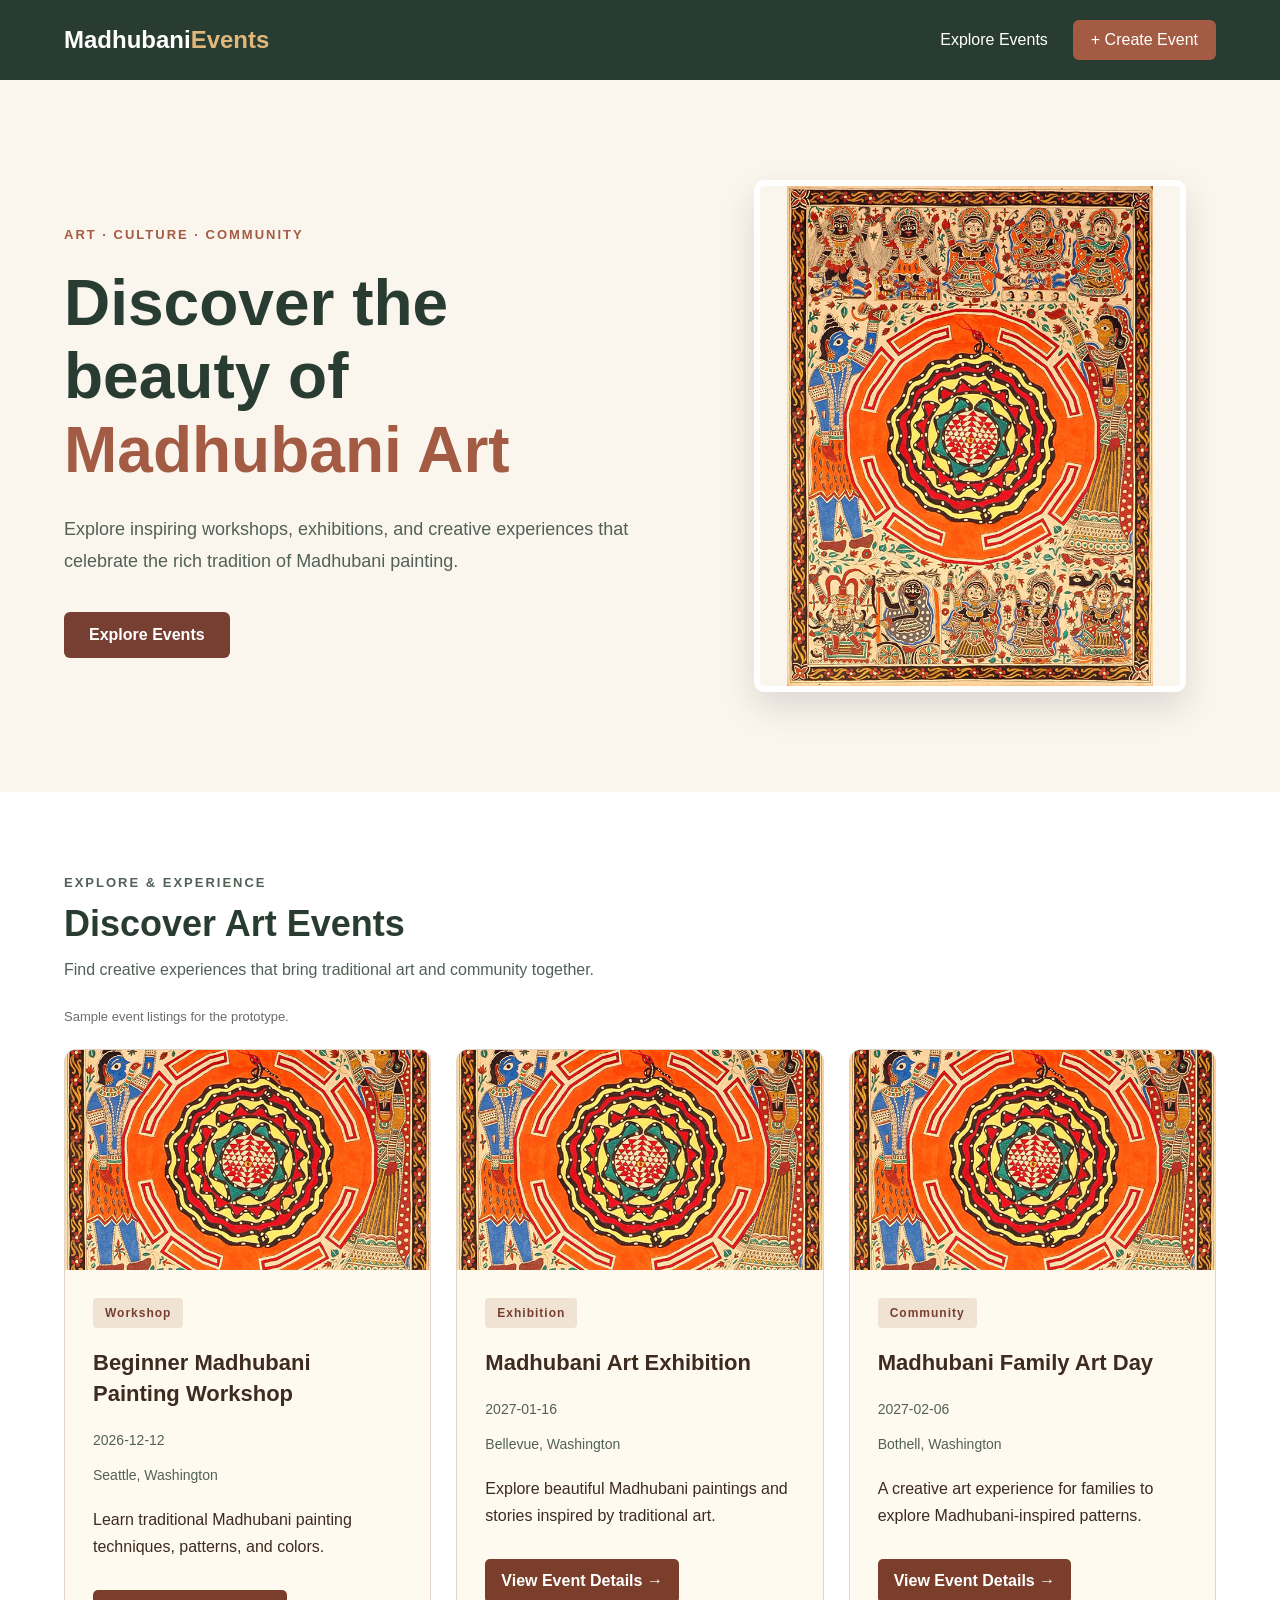
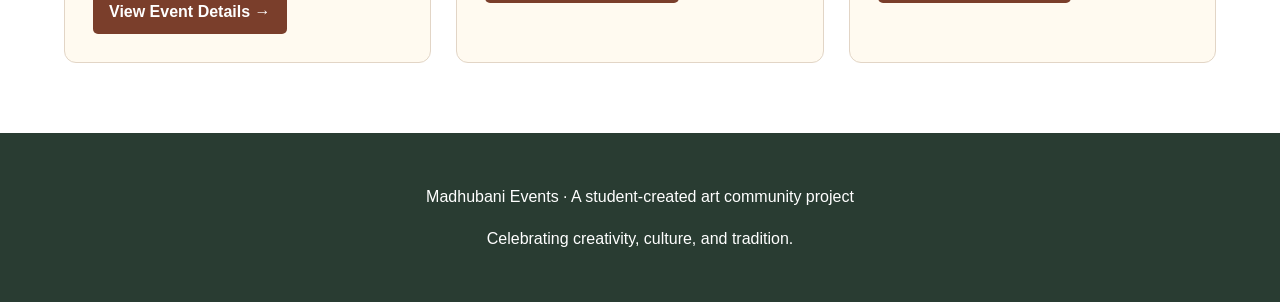
<file: phase-1-frontend/index.html>
<!DOCTYPE html>
<html lang="en">

<head>
    <meta charset="UTF-8">
    <meta name="viewport" content="width=device-width, initial-scale=1.0">

    <title>Madhubani Events | Discover Traditional Art</title>
    <link rel="stylesheet" href="style.css">
</head>

<body>

    <header class="site-header">
        <div class="header-content">
            <a href="index.html" class="site-logo">
                Madhubani<span>Events</span>
            </a>

            <nav class="site-nav">
                <a href="#events">Explore Events</a>
                <a href="create-event.html" class="nav-button">
                    + Create Event
                </a>
            </nav>
        </div>
    </header>

    <main>

        <section class="hero">
            <div class="hero-content">

                <div class="hero-text">
                    <p class="eyebrow">ART · CULTURE · COMMUNITY</p>

                    <h1>
                        Discover the beauty of
                        <span>Madhubani Art</span>
                    </h1>

                    <p class="hero-description">
                        Explore inspiring workshops, exhibitions,
                        and creative experiences that celebrate
                        the rich tradition of Madhubani painting.
                    </p>

                    <a href="#events" class="primary-button">
                        Explore Events
                    </a>
                </div>

                <div class="hero-artwork">
                    <img src="images/Madhubani_Mahavidyas.jpg"
                        alt="Traditional Madhubani painting with detailed figures and circular motifs">
                </div>

            </div>
        </section>

        <section id="events" class="events-section">

            <div class="section-heading">
                <div>
                    <p class="eyebrow">EXPLORE & EXPERIENCE</p>
                    <h2>Discover Art Events</h2>
                    <p>
                        Find creative experiences that bring
                        traditional art and community together.
                    </p>
                </div>
            </div>

            <p class="demo-notice">
                Sample event listings for the prototype.
            </p>

            <div class="events-container" id="events-list"></div>
        </section>

    </main>

    <footer class="site-footer">
        <p>
            Madhubani Events · A student-created art community project
        </p>
        <p>Celebrating creativity, culture, and tradition.</p>
    </footer>
    <script src="events.js"></script>
    <script src="app.js"></script>

</body>

</html>
</file>
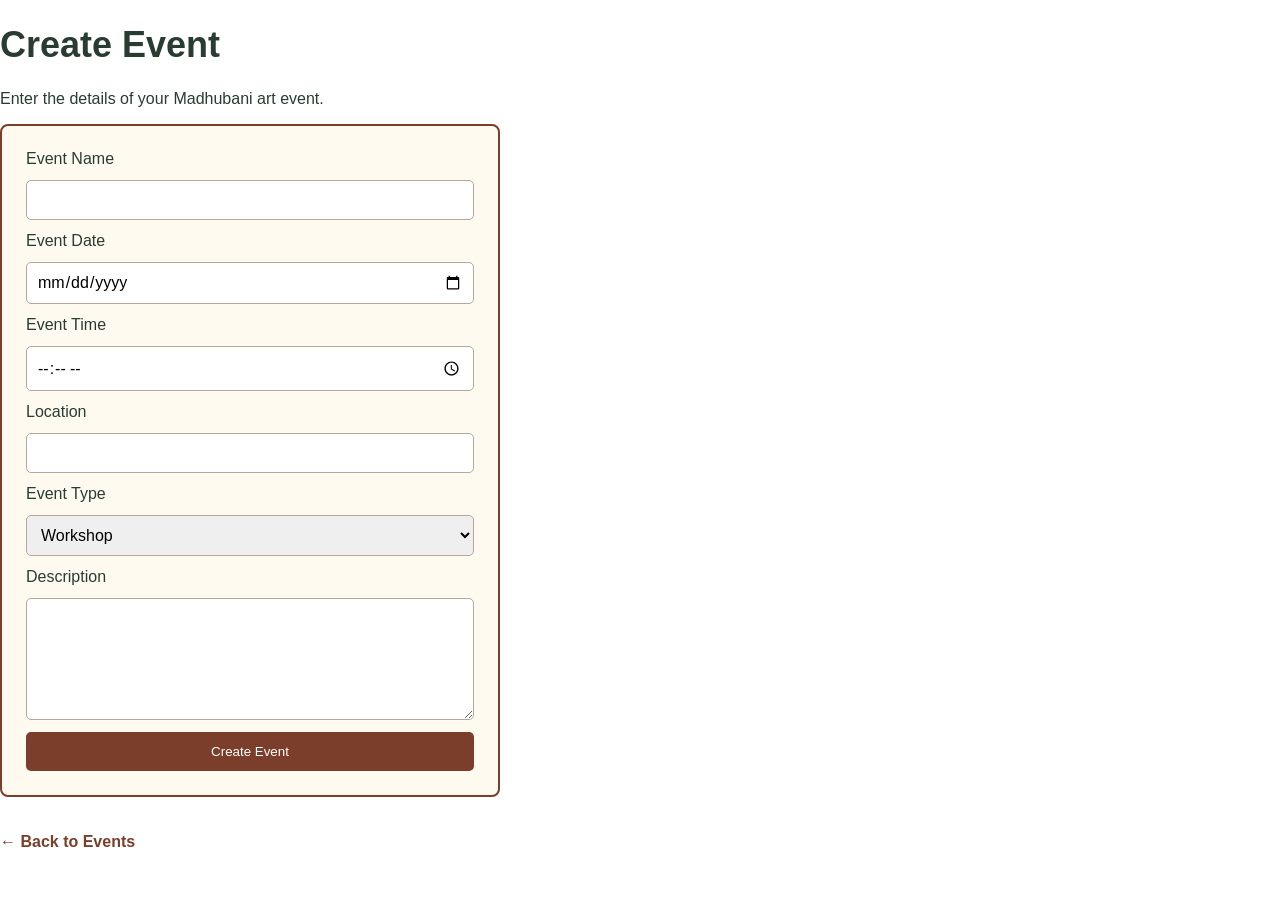
<file: phase-1-frontend/create-event.html>
<!DOCTYPE html>

<html>

<head>
    <title>Create Event</title>
    <link rel="stylesheet" href="style.css">
</head>

<body>
    <h1>Create Event</h1>
    <p>Enter the details of your Madhubani art event.</p>

    <form class="event-form">
        <label for="event-name">Event Name</label>
        <input type="text" id="event-name" name="eventName">

        <label for="event-date">Event Date</label>
        <input type="date" id="event-date" name="eventDate">

        <label for="event-time">Event Time</label>
        <input type="time" id="event-time" name="eventTime">

        <label for="event-location">Location</label>
        <input type="text" id="event-location" name="eventLocation">

        <label for="event-type">Event Type</label>
        <select id="event-type" name="eventType">
            <option value="workshop">Workshop</option>
            <option value="exhibition">Exhibition</option>
            <option value="other">Other</option>
        </select>

        <label for="event-description">Description</label>
        <textarea id="event-description" name="eventDescription"></textarea>

        <button type="button">Create Event</button>
    </form>

    <p>
        <a class="back-link" href="index.html">← Back to Events</a>
    </p>
</body>

</html>
</file>
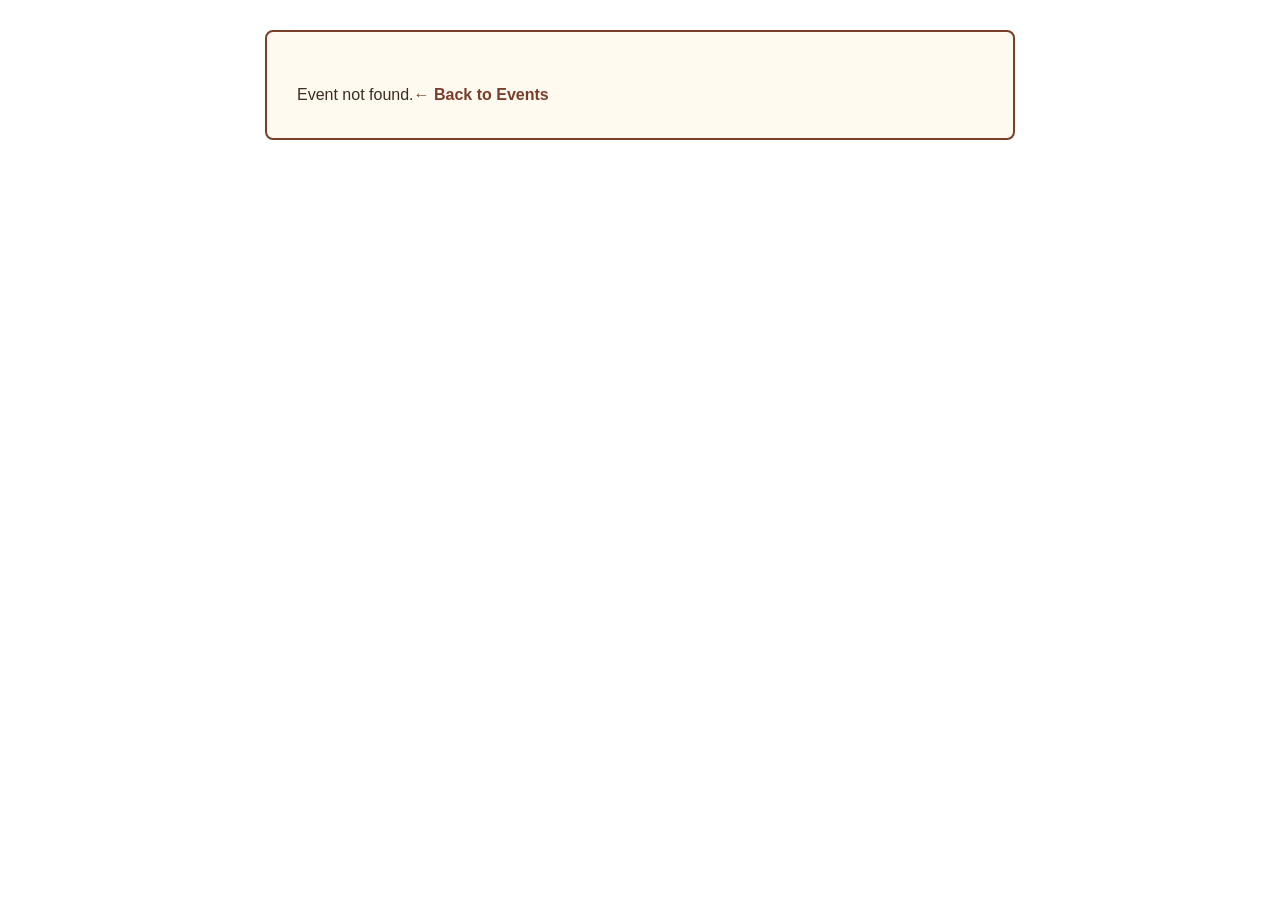
<file: phase-1-frontend/event-details.html>
<!DOCTYPE html>

<html>

<head>
    <title>Beginner Madhubani Painting Workshop</title>
    <link rel="stylesheet" href="style.css">
</head>

<body>
    <main class="event-details" id="event-details">
        <p>Loading event details...</p>
    </main>

    <script src="events.js"></script>
    <script src="event-details.js"></script>
</body>

</html>
</file>
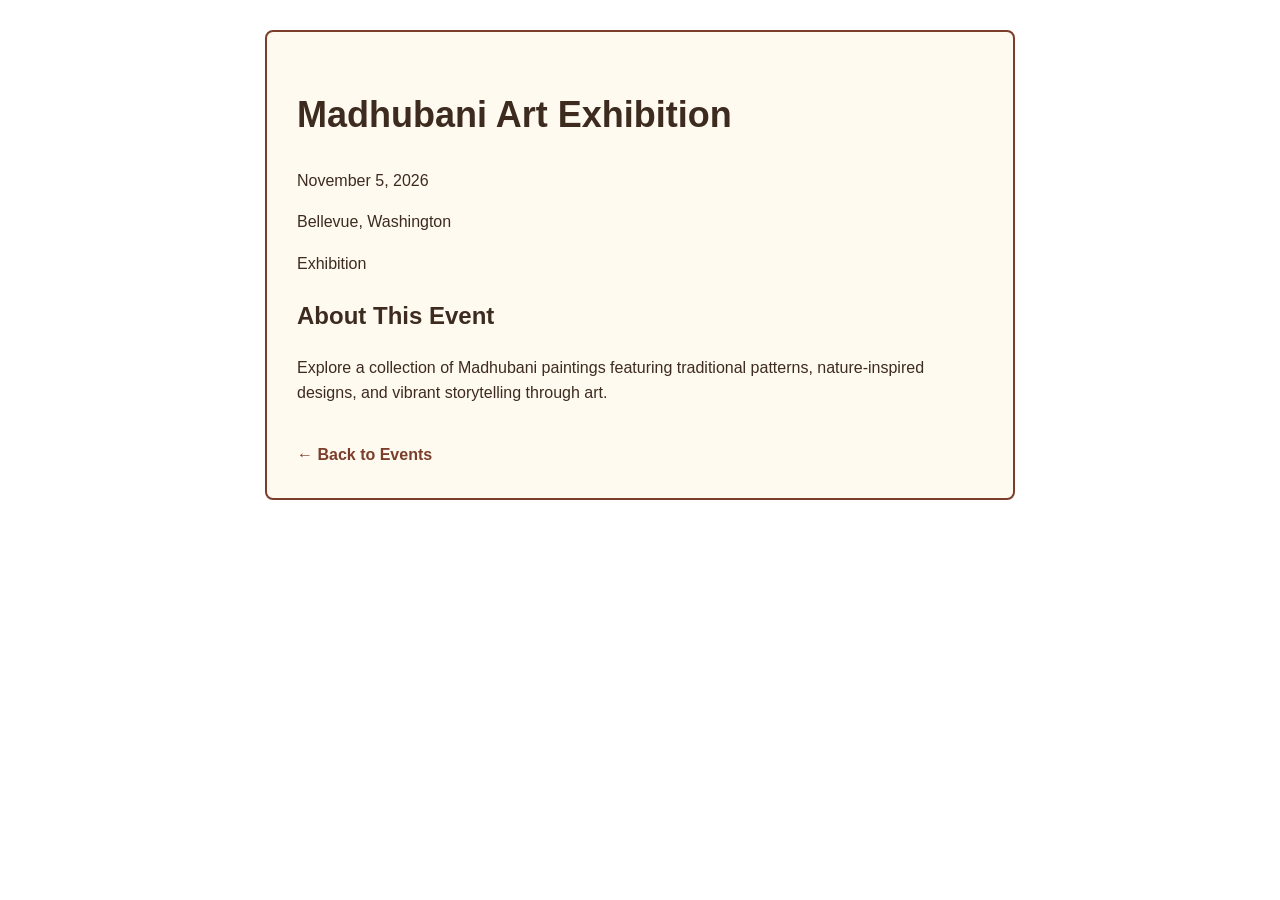
<file: phase-1-frontend/exhibition-details.html>
<!DOCTYPE html>
<html>
<head>
    <title>Madhubani Art Exhibition</title>
    <link rel="stylesheet" href="style.css">
</head>

<body>
    <main class="event-details">
        <h1>Madhubani Art Exhibition</h1>

        <p>November 5, 2026</p>
        <p>Bellevue, Washington</p>
        <p>Exhibition</p>

        <h2>About This Event</h2>

        <p>
            Explore a collection of Madhubani paintings
            featuring traditional patterns, nature-inspired
            designs, and vibrant storytelling through art.
        </p>

        <a class="back-link" href="index.html">← Back to Events</a>
    </main>
</body>
</html>
</file>
<file: phase-1-frontend/style.css>
body {
    font-family: Arial, Helvetica, sans-serif;
}

h1 {
    font-size: 36px;
}

.events-container {
    display: flex;
    gap: 20px;
    flex-wrap: wrap;
}

.event-card {
    width: 400px;
    max-width: 100%;

    padding: 20px;
    margin-top: 30px;
    box-sizing: border-box;

    border: 2px solid #7a3e2b;
    border-radius: 8px;
    
    background-color: #fffaf0;
    color: #3d2b1f;
    line-height: 1.5;
}

.view-details-button {
    background-color: #7a3e2b;
    color: white;
    padding: 10px 16px;
    border: none;
    border-radius: 5px;
    cursor: pointer;
    text-decoration: none;
}

.view-details-button:hover {
    background-color: #5c2e20;
}

.event-form {
    display: flex;
    flex-direction: column;
    gap: 12px;

    width: 100%;
    max-width: 500px;
    padding: 24px;

    background-color: #fffaf0;
    border: 2px solid #7a3e2b;
    border-radius: 8px;
    box-sizing: border-box;
}

.event-form input,
.event-form select,
.event-form textarea {
    padding: 10px;
    border: 1px solid #b8a69a;
    border-radius: 5px;
    font: inherit;
}

.event-form textarea {
    min-height: 100px;
}

.event-form button {
    padding: 12px;
    background-color: #7a3e2b;
    color: white;
    border: none;
    border-radius: 5px;
    cursor: pointer;
}

.event-form button:hover {
    background-color: #5c2e20;
}

.create-event-link {
    display: inline-block;
    background-color: #7a3e2b;
    color: white;
    padding: 10px 16px;
    border-radius: 5px;
    text-decoration: none;
}

.create-event-link:hover {
    background-color: #5c2e20;
}

.event-details {
    max-width: 750px;
    padding: 30px;
    margin: 30px auto;
    box-sizing: border-box;

    background-color: #fffaf0;
    border: 2px solid #7a3e2b;
    border-radius: 8px;

    color: #3d2b1f;
    line-height: 1.6;
}

.back-link {
    display: inline-block;
    margin-top: 20px;
    color: #7a3e2b;
    text-decoration: none;
    font-weight: bold;
}

.back-link:hover {
    text-decoration: underline;
}

/* ===== Showcase homepage ===== */

html {
    scroll-behavior: smooth;
}

body {
    margin: 0;
    background-color: #ffffff;
    color: #293c32;
}

.site-header {
    background-color: #293c32;
    padding: 20px 5%;
}

.header-content {
    max-width: 1200px;
    margin: 0 auto;

    display: flex;
    justify-content: space-between;
    align-items: center;
    gap: 20px;
    flex-wrap: wrap;
}

.site-logo {
    color: #ffffff;
    font-size: 24px;
    font-weight: bold;
    text-decoration: none;
}

.site-logo span {
    color: #e0b778;
}

.site-nav {
    display: flex;
    align-items: center;
    gap: 25px;
    flex-wrap: wrap;
}

.site-nav a {
    color: #ffffff;
    text-decoration: none;
}

.site-nav .nav-button {
    background-color: #a35b43;
    padding: 11px 18px;
    border-radius: 6px;
}

.site-nav .nav-button:hover {
    background-color: #874632;
}

/* Hero section */

.hero {
    background-color: #faf6ee;
    padding: 100px 5%;
}

.hero-content {
    max-width: 1200px;
    margin: 0 auto;
}

.eyebrow {
    color: #a35b43;
    font-size: 13px;
    font-weight: bold;
    letter-spacing: 2px;
}

.hero h1 {
    max-width: 750px;
    font-size: clamp(36px, 5vw, 64px);
    line-height: 1.15;
    margin: 25px 0;
}

.hero h1 span {
    color: #a35b43;
}

.hero-description {
    max-width: 600px;
    font-size: 18px;
    line-height: 1.8;
    color: #526157;
    margin-bottom: 35px;
}

.primary-button {
    display: inline-block;
    background-color: #773f32;
    color: #ffffff;
    padding: 14px 25px;
    border-radius: 6px;
    text-decoration: none;
    font-weight: bold;
}

.primary-button:hover {
    background-color: #5c2e20;
}

/* Events section */

.events-section {
    max-width: 1200px;
    margin: 0 auto;
    padding: 70px 5%;
}

.section-heading h2 {
    font-size: 36px;
    margin: 12px 0;
}

.section-heading p {
    color: #526157;
}

.demo-notice {
    font-size: 13px;
    color: #6b6b6b;
    margin-top: 30px;
}

.events-section .events-container {
    display: grid;
    grid-template-columns: repeat(
        auto-fit,
        minmax(min(100%, 300px), 1fr)
    );
    gap: 25px;
    margin-top: 25px;
}

.events-section .event-card {
    width: 100%;
    max-width: none;
    margin-top: 0;
    padding: 0;
    overflow: hidden;

    background-color: #fffaf0;
    border: 1px solid #e2d5c6;
    border-radius: 12px;

    transition: box-shadow 0.2s ease;
}

.events-section .event-card:hover {
    box-shadow: 0 10px 25px rgba(0, 0, 0, 0.08);
}

.event-card-content {
    padding: 28px;
}

.event-type {
    display: inline-block;
    color: #773f32;
    background-color: #f1e3d3;
    padding: 6px 12px;
    border-radius: 4px;
    font-size: 12px;
    font-weight: bold;
    letter-spacing: 1px;
}

.event-card-content h3 {
    font-size: 22px;
    line-height: 1.4;
    margin: 20px 0;
}

.event-meta {
    color: #526157;
    font-size: 14px;
}

.event-summary {
    line-height: 1.7;
    margin: 20px 0 30px;
}

.event-card-content .view-details-button {
    display: inline-block;
    text-decoration: none;
    font-weight: bold;
}

/* Footer */

.site-footer {
    background-color: #293c32;
    color: #ffffff;
    text-align: center;
    padding: 35px 20px;
    line-height: 1.6;
}

/* Small screens */

@media (max-width: 600px) {
    .hero {
        padding: 65px 6%;
    }

    .events-section {
        padding: 50px 6%;
    }

    .section-heading h2 {
        font-size: 30px;
    }

    .site-nav {
        gap: 15px;
    }
}

/* Hero artwork layout */

/* Hero artwork layout */

.hero-content {
    display: grid;
    grid-template-columns: 1.2fr 1fr;
    gap: 70px;
    align-items: center;
}

.hero-text {
    min-width: 0;
}

.hero-text h1 {
    max-width: 700px;
}

.hero-artwork {
    display: flex;
    justify-content: center;
}

.hero-artwork img {
    display: block;
    width: 100%;
    max-width: 420px;
    max-height: 500px;
    height: auto;
    object-fit: contain;

    border: 6px solid white;
    border-radius: 10px;
    box-shadow: 0 15px 35px rgba(0, 0, 0, 0.12);
}

@media (max-width: 768px) {
    .hero-content {
        grid-template-columns: 1fr;
        gap: 35px;
    }

    .hero-artwork {
        justify-content: flex-start;
    }
}

.event-image {
    display: block;
    width: 100%;
    height: 220px;
    object-fit: cover;
}
</file>
